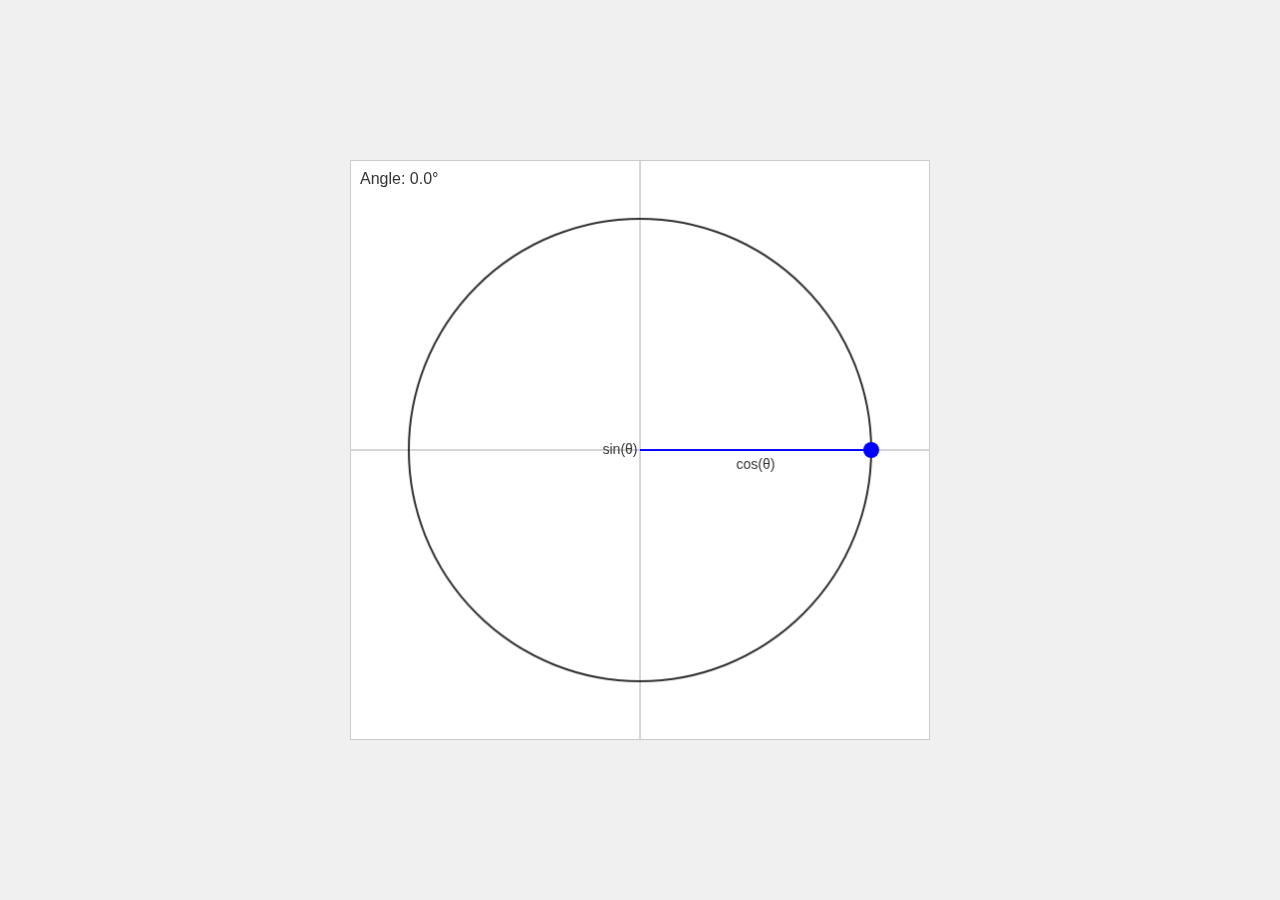
<file: templates/visualization_4eb81683-09e0-4345-a5f1-e7c8d9319be7.html>
<!DOCTYPE html>
<html>
<head>
    <title>Sine and Cosine on Unit Circle</title>
    <style>
        body {
            margin: 0;
            padding: 0;
            overflow: hidden; /* Prevent scrollbars if canvas overfills slightly */
            display: flex;
            justify-content: center;
            align-items: center;
            min-height: 100vh; /* Ensure body takes at least full viewport height initially */
            background-color: #f0f0f0;
        }
        .canvas-container {
            width: 100%;
            max-width: 600px; /* Example max width */
            position: relative; /* Needed for potential absolute positioning inside */
            box-sizing: border-box; /* Include padding/border in element's total width and height */
            padding: 10px; /* Add some padding around the canvas */
        }
        canvas {
            display: block;
            width: 100%; /* Make canvas fill its container width */
            height: auto; /* Maintain aspect ratio */
            max-width: 100%;
            background-color: #fff;
            border: 1px solid #ccc;
            box-sizing: border-box;
        }
        #angleDisplay {
            position: absolute;
            top: 20px; /* Adjust position as needed */
            left: 20px; /* Adjust position as needed */
            font-family: sans-serif;
            font-size: 1em;
            color: #333;
            z-index: 10; /* Ensure it's above the canvas */
        }
    </style>
</head>
<body>
    <div class="canvas-container">
        <div id="angleDisplay">Angle: 0°</div>
        <canvas id="interactiveCanvas"></canvas>
    </div>

    <script>
        const canvas = document.getElementById('interactiveCanvas');
        const ctx = canvas.getContext('2d');
        const angleDisplay = document.getElementById('angleDisplay');

        let centerX, centerY, radius;
        let angleRadians = 0; // Start at 0 radians (positive x-axis)
        let isDragging = false;
        const pointRadius = 8; // Radius of the draggable point

        // Function to resize the canvas based on its CSS size
        function resizeCanvas() {
            const container = canvas.parentElement;
            // Set canvas dimensions to match the container's client dimensions
            canvas.width = container.clientWidth - 20; // Account for container padding
            canvas.height = container.clientWidth - 20; // Make it square based on width

            // Recalculate drawing parameters
            centerX = canvas.width / 2;
            centerY = canvas.height / 2;
            radius = Math.min(centerX, centerY) * 0.8; // Use 80% of the smaller half-dimension
        }

        // Function to draw the visualization
        function draw() {
            if (!ctx) return;

            ctx.clearRect(0, 0, canvas.width, canvas.height);

            // Draw axes
            ctx.strokeStyle = '#aaa';
            ctx.lineWidth = 1;
            ctx.beginPath();
            ctx.moveTo(0, centerY);
            ctx.lineTo(canvas.width, centerY); // X-axis
            ctx.moveTo(centerX, 0);
            ctx.lineTo(centerX, canvas.height); // Y-axis
            ctx.stroke();

            // Draw unit circle
            ctx.strokeStyle = '#333';
            ctx.lineWidth = 2;
            ctx.beginPath();
            ctx.arc(centerX, centerY, radius, 0, Math.PI * 2);
            ctx.stroke();

            // Draw angle line from center to point on circle
            const pointX = centerX + radius * Math.cos(angleRadians);
            const pointY = centerY - radius * Math.sin(angleRadians); // Y-axis is inverted in canvas

            ctx.strokeStyle = '#f00';
            ctx.lineWidth = 2;
            ctx.beginPath();
            ctx.moveTo(centerX, centerY);
            ctx.lineTo(pointX, pointY);
            ctx.stroke();

            // Draw point on the circle
            ctx.fillStyle = '#00f';
            ctx.beginPath();
            ctx.arc(pointX, pointY, pointRadius, 0, Math.PI * 2);
            ctx.fill();

            // Draw sine (y-coordinate) line
            ctx.strokeStyle = '#0f0';
            ctx.lineWidth = 2;
            ctx.beginPath();
            ctx.moveTo(pointX, pointY);
            ctx.lineTo(pointX, centerY); // Vertical line to X-axis
            ctx.stroke();

            // Draw cosine (x-coordinate) line
            ctx.strokeStyle = '#00f';
            ctx.lineWidth = 2;
            ctx.beginPath();
            ctx.moveTo(pointX, pointY);
            ctx.lineTo(centerX, pointY); // Horizontal line to Y-axis
            ctx.stroke();

            // Add labels for sine and cosine
            ctx.fillStyle = '#333';
            ctx.font = '14px sans-serif';
            ctx.textAlign = 'center';
            ctx.textBaseline = 'middle';

            // Cosine label (near the x-axis projection)
            ctx.fillText('cos(θ)', (pointX + centerX) / 2, centerY + 15);

            // Sine label (near the y-axis projection)
            ctx.fillText('sin(θ)', centerX - 20, (pointY + centerY) / 2);


            // Update angle display
            const angleDegrees = (angleRadians * 180 / Math.PI).toFixed(1);
            angleDisplay.textContent = `Angle: ${angleDegrees}°`;

            // Call sendHeightToParent after drawing is complete
            sendHeightToParent();
        }

        // Setup function to resize and draw
        function setupCanvasAndDraw() {
            resizeCanvas();
            draw();
        }

        // Helper to get mouse position relative to the canvas
        function getMousePos(event) {
            const rect = canvas.getBoundingClientRect();
            return {
                x: event.clientX - rect.left,
                y: event.clientY - rect.top
            };
        }

        // Event listeners for dragging
        canvas.addEventListener('mousedown', (event) => {
            const mousePos = getMousePos(event);
            const pointX = centerX + radius * Math.cos(angleRadians);
            const pointY = centerY - radius * Math.sin(angleRadians);
            const dist = Math.sqrt((mousePos.x - pointX) ** 2 + (mousePos.y - pointY) ** 2);

            if (dist < pointRadius * 2) { // Check if click is near the point
                isDragging = true;
                canvas.style.cursor = 'grabbing';
            }
        });

        canvas.addEventListener('mousemove', (event) => {
            if (!isDragging) return;

            const mousePos = getMousePos(event);
            // Calculate angle based on mouse position relative to center
            const deltaX = mousePos.x - centerX;
            const deltaY = centerY - mousePos.y; // Remember canvas Y is inverted

            angleRadians = Math.atan2(deltaY, deltaX); // atan2 handles all quadrants

            // Ensure angle is positive (0 to 2*PI)
            if (angleRadians < 0) {
                angleRadians += 2 * Math.PI;
            }

            draw(); // Redraw with the new angle
        });

        canvas.addEventListener('mouseup', () => {
            isDragging = false;
            canvas.style.cursor = 'grab';
        });

        canvas.addEventListener('mouseleave', () => {
             isDragging = false;
             canvas.style.cursor = 'default';
        });

        // Initial cursor style
        canvas.style.cursor = 'grab';


        // Provided sendHeightToParent function
        function sendHeightToParent() {
            let pageHeight = 0;
            if (document.body) { pageHeight = Math.max(document.body.scrollHeight, document.body.offsetHeight); }
            if (document.documentElement) { pageHeight = Math.max(pageHeight, document.documentElement.scrollHeight, document.documentElement.offsetHeight, document.documentElement.clientHeight); }
            const finalHeight = pageHeight + 30; // Buffer
            if (window.parent && typeof window.parent.postMessage === 'function') { window.parent.postMessage({ type: 'resize-iframe', height: finalHeight }, '*'); }
        }

        // Event listeners for setup and resize
        window.addEventListener('load', () => {
            setupCanvasAndDraw();
            sendHeightToParent(); // Ensure height is sent after initial draw
        });

        window.addEventListener('resize', () => {
            setupCanvasAndDraw(); // This calls draw, which calls sendHeightToParent
        });

        // Initial setup call in case load event is missed or for immediate execution
        // setupCanvasAndDraw(); // Removed this to rely solely on load event as per typical practice. Load event will call it.

    </script>
</body>
</html>
</file>
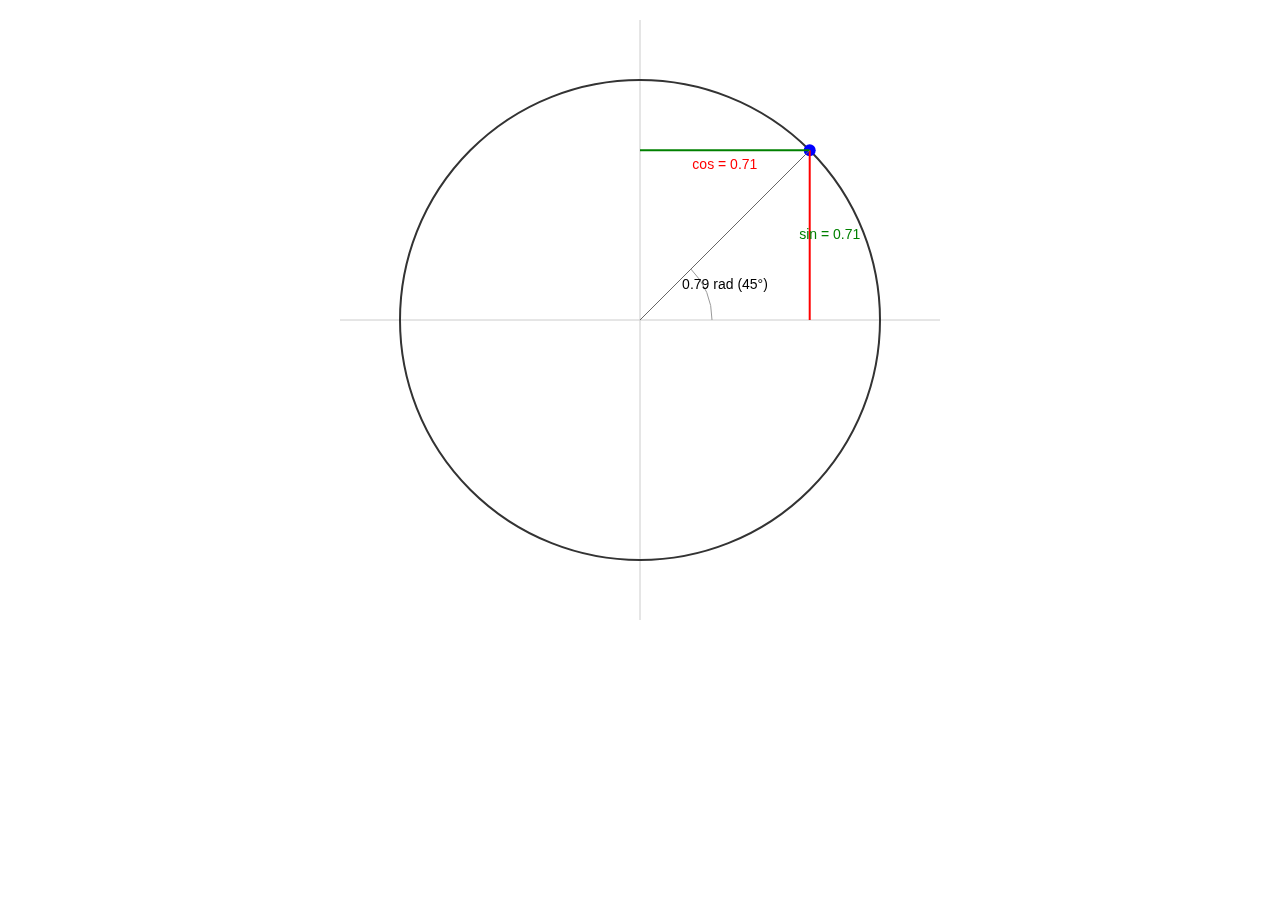
<file: templates/visualization_511a8574-d1e6-4dbd-888d-fad5fd6b70d1.html>
<!DOCTYPE html>
<html>
<head>
    <meta charset="UTF-8">
    <meta name="viewport" content="width=device-width, initial-scale=1.0">
    <title>Sine and Cosine on Unit Circle</title>
    <style>
        body {
            margin: 0;
            padding: 0;
            overflow-x: hidden; /* Prevent horizontal scroll */
            display: flex;
            justify-content: center; /* Center content horizontally */
            align-items: flex-start; /* Align content to the top */
            min-height: 100vh; /* Ensure body takes at least full viewport height */
        }
        .canvas-container {
            width: 100%; /* Allow container to take full width up to max-width */
            max-width: 600px; /* Set a maximum width for the visualization */
            margin: 20px auto; /* Center the container and add vertical margin */
            position: relative; /* Needed for potential absolute positioning inside */
            /* Optional: Add padding if needed, but keep it minimal */
            /* padding: 10px; */
            box-sizing: border-box; /* Include padding in width */
        }
        canvas {
            display: block; /* Remove extra space below canvas */
            width: 100%; /* Canvas display width matches container width */
            height: auto; /* Height will be set by JS to maintain aspect ratio */
            max-width: 100%; /* Ensure canvas doesn't exceed container */
            /* border: 1px solid #ccc; Optional border for visualization */
        }
    </style>
</head>
<body>

    <div class="canvas-container">
        <canvas id="interactiveCanvas"></canvas>
    </div>

    <script>
        // Global variables for canvas, context, angle, dragging state
        let canvas, ctx;
        let angle = Math.PI / 4; // Start at 45 degrees (PI/4 radians)
        let isDragging = false;
        let centerX, centerY, radius;

        // Function to calculate responsive parameters and draw
        function drawUnitCircle() {
            // Set canvas dimensions to match display width and maintain square aspect ratio
            canvas.width = canvas.offsetWidth;
            canvas.height = canvas.offsetWidth; // Make it square based on width

            // Check if context is available
            if (!ctx) {
                 console.error("Canvas context not available.");
                 return;
            }

            // Calculate responsive parameters
            const size = Math.min(canvas.width, canvas.height); // Should be the same now
            centerX = canvas.width / 2;
            centerY = canvas.height / 2;
            radius = size * 0.4; // Radius is 40% of the dimension

            // Clear canvas
            ctx.clearRect(0, 0, canvas.width, canvas.height);

            // Translate context so (0,0) is the center
            ctx.save();
            ctx.translate(centerX, centerY);
            ctx.scale(1, -1); // Flip y-axis so positive is up

            // Draw axes
            ctx.strokeStyle = '#ccc';
            ctx.lineWidth = 1;
            ctx.beginPath();
            ctx.moveTo(-centerX, 0); // Extend axes to canvas edges
            ctx.lineTo(centerX, 0);
            ctx.moveTo(0, -centerY);
            ctx.lineTo(0, centerY);
            ctx.stroke();

            // Draw unit circle
            ctx.strokeStyle = '#333';
            ctx.lineWidth = 2;
            ctx.beginPath();
            ctx.arc(0, 0, radius, 0, Math.PI * 2);
            ctx.stroke();

            // Draw point on circle
            const pointX = radius * Math.cos(angle);
            const pointY = radius * Math.sin(angle);

            ctx.fillStyle = 'blue';
            ctx.beginPath();
            ctx.arc(pointX, pointY, 6, 0, Math.PI * 2); // Slightly larger point
            ctx.fill();

            // Draw cosine line (x-coordinate)
            ctx.strokeStyle = 'red';
            ctx.lineWidth = 2;
            ctx.beginPath();
            ctx.moveTo(pointX, 0);
            ctx.lineTo(pointX, pointY);
            ctx.stroke();

            // Draw sine line (y-coordinate)
            ctx.strokeStyle = 'green';
            ctx.lineWidth = 2;
            ctx.beginPath();
            ctx.moveTo(0, pointY);
            ctx.lineTo(pointX, pointY);
            ctx.stroke();

            // Draw radius line
            ctx.strokeStyle = '#666';
            ctx.lineWidth = 1;
            ctx.beginPath();
            ctx.moveTo(0, 0);
            ctx.lineTo(pointX, pointY);
            ctx.stroke();

            // Draw angle arc (from positive x-axis to radius)
            ctx.strokeStyle = '#999';
            ctx.lineWidth = 1;
            ctx.beginPath();
            // Adjust start and end angles for arc based on quadrant
            let startAngle = 0;
            let endAngle = angle;
            if (angle < 0) { // Handle negative angles from atan2
                 startAngle = angle;
                 endAngle = 0;
            }
            ctx.arc(0, 0, radius * 0.3, startAngle, endAngle, angle < 0); // Draw arc with smaller radius
            ctx.stroke();


            // Restore context translation and scale for text
            ctx.restore(); // Restore to original (0,0) at top-left

            // Draw labels
            ctx.fillStyle = '#000';
            ctx.font = '14px Arial';
            ctx.textAlign = 'center';
            ctx.textBaseline = 'middle';

            // Cosine label
            ctx.fillStyle = 'red';
            // Position text relative to canvas center, adjusting for flipped Y
            ctx.fillText(`cos = ${Math.cos(angle).toFixed(2)}`, centerX + pointX / 2, centerY - pointY + (pointY > 0 ? 15 : -15));

            // Sine label
            ctx.fillStyle = 'green';
             // Position text relative to canvas center, adjusting for flipped Y
            ctx.fillText(`sin = ${Math.sin(angle).toFixed(2)}`, centerX + pointX + (pointX > 0 ? 20 : -20), centerY - pointY / 2);

            // Angle label (near the arc)
            ctx.fillStyle = '#000';
            // Position text near the arc, considering the angle
            const angleLabelRadius = radius * 0.3 + 20; // Position outside the arc
            const angleLabelX = centerX + angleLabelRadius * Math.cos(angle / 2); // Position roughly in the middle of the angle
            const angleLabelY = centerY - angleLabelRadius * Math.sin(angle / 2); // Adjust for flipped Y

            // Handle angle wrapping for display (0 to 2PI)
            let displayAngle = angle;
            while (displayAngle < 0) displayAngle += 2 * Math.PI;
            while (displayAngle >= 2 * Math.PI) displayAngle -= 2 * Math.PI;


            ctx.fillText(`${displayAngle.toFixed(2)} rad (${(displayAngle * 180 / Math.PI).toFixed(0)}°)`, angleLabelX, angleLabelY);

            // Call sendHeightToParent after drawing is complete
            sendHeightToParent();
        }

        // Mouse event handlers
        function handleMouseDown(e) {
            const rect = canvas.getBoundingClientRect();
            const mouseX = e.clientX - rect.left;
            const mouseY = e.clientY - rect.top;

            // Check if mouse is near the point on the circle
            // Calculate point coordinates relative to canvas top-left (not translated center)
            const pointX = centerX + radius * Math.cos(angle);
            const pointY = centerY - radius * Math.sin(angle); // Remember canvas Y is down

            const distance = Math.sqrt(Math.pow(mouseX - pointX, 2) + Math.pow(mouseY - pointY, 2));

            if (distance < 15) { // Tolerance of 15 pixels
                isDragging = true;
                canvas.style.cursor = 'grabbing';
                e.preventDefault(); // Prevent default drag behavior
            }
        }

        function handleMouseMove(e) {
            if (!isDragging) return;

            const rect = canvas.getBoundingClientRect();
            const mouseX = e.clientX - rect.left;
            const mouseY = e.clientY - rect.top;

            // Calculate angle from mouse position relative to center (in canvas coordinates)
            const deltaX = mouseX - centerX;
            const deltaY = centerY - mouseY; // Remember canvas Y is down, so deltaY is inverted relative to math Y

            // Use atan2 to get angle in radians. atan2(y, x)
            angle = Math.atan2(-deltaY, deltaX); // Use -deltaY because canvas Y is inverted

            drawUnitCircle(); // Redraw with new angle
            e.preventDefault(); // Prevent default drag behavior
        }

        function handleMouseUp() {
            if (isDragging) {
                isDragging = false;
                canvas.style.cursor = 'grab';
                 // No need to redraw here unless something changes on mouse up
            }
        }

         function handleMouseOut(e) {
             // If dragging and mouse leaves the canvas, stop dragging
             if (isDragging) {
                 handleMouseUp();
             }
         }


        // Setup function
        function setupCanvasAndDraw() {
            canvas = document.getElementById('interactiveCanvas');
            if (!canvas) {
                console.error("Canvas element not found!");
                return;
            }
            ctx = canvas.getContext('2d');

            // Remove previous listeners to prevent duplicates on resize
            canvas.removeEventListener('mousedown', handleMouseDown);
            canvas.removeEventListener('mousemove', handleMouseMove);
            canvas.removeEventListener('mouseup', handleMouseUp);
            canvas.removeEventListener('mouseout', handleMouseOut);

            // Add event listeners
            canvas.addEventListener('mousedown', handleMouseDown);
            canvas.addEventListener('mousemove', handleMouseMove);
            canvas.addEventListener('mouseup', handleMouseUp);
            canvas.addEventListener('mouseout', handleMouseOut); // Stop dragging if mouse leaves canvas

            // Initial draw
            drawUnitCircle();
        }

        // sendHeightToParent function (verbatim)
        function sendHeightToParent() {
            let pageHeight = 0;
            if (document.body) { pageHeight = Math.max(document.body.scrollHeight, document.body.offsetHeight); }
            if (document.documentElement) { pageHeight = Math.max(pageHeight, document.documentElement.scrollHeight, document.documentElement.offsetHeight, document.documentElement.clientHeight); }
            const finalHeight = pageHeight; // Use measured content height
            if (window.parent && typeof window.parent.postMessage === 'function') { window.parent.postMessage({ type: 'resize-iframe', height: finalHeight }, '*'); }
        }

        // Event listeners for setup and resize
        window.addEventListener('load', () => {
            setupCanvasAndDraw();
            // sendHeightToParent is called at the end of drawUnitCircle
        });
        window.addEventListener('resize', () => {
            setupCanvasAndDraw(); // This will redraw and call sendHeightToParent internally
        });

        // Set initial cursor style when DOM is ready
        window.addEventListener('DOMContentLoaded', () => {
            const canvasElement = document.getElementById('interactiveCanvas');
            if (canvasElement) {
                canvasElement.style.cursor = 'grab';
            }
        });

    </script>

</body>
</html>
</file>
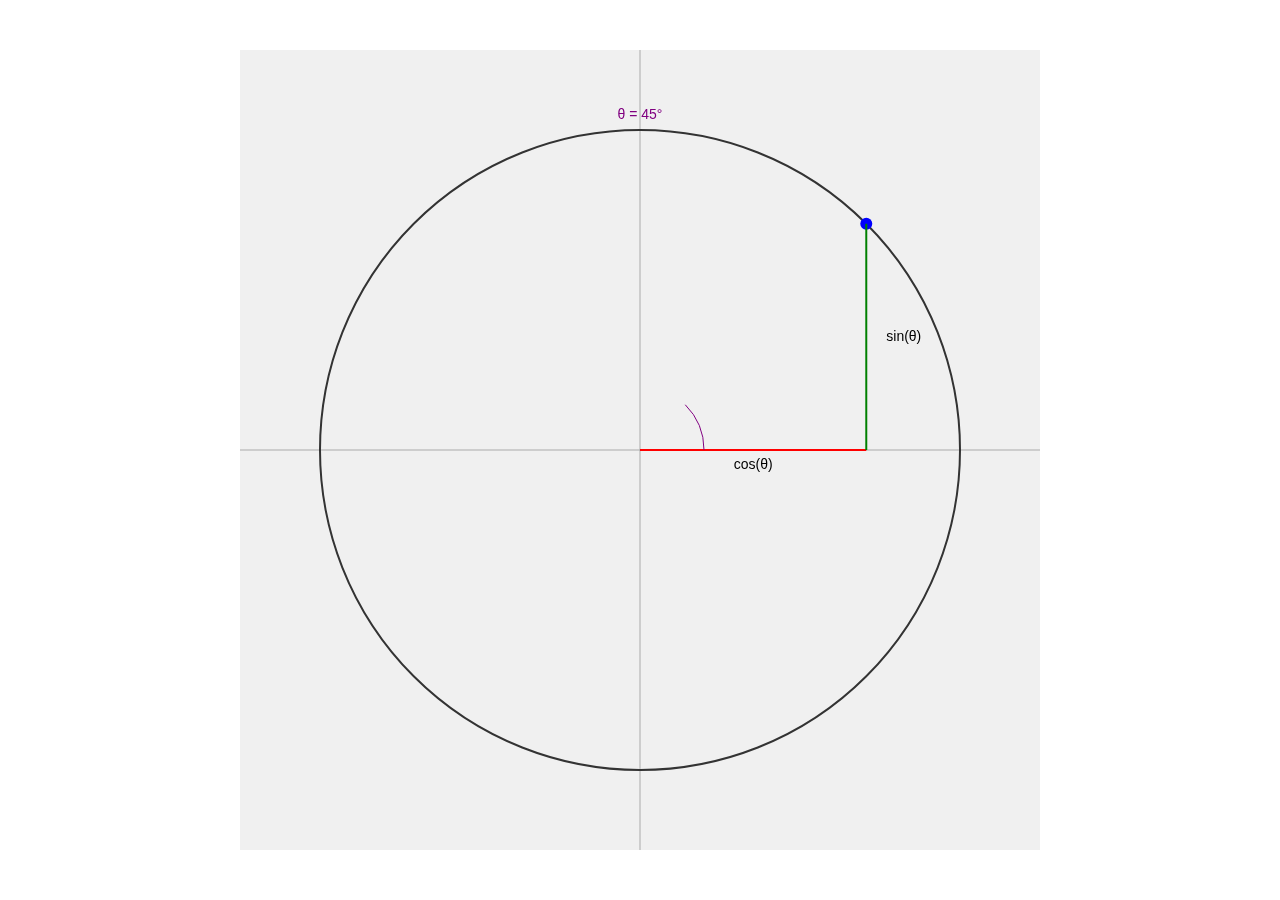
<file: templates/visualization_a1600458-4afd-410d-bc52-c1c7d0cb9500.html>
<!DOCTYPE html>
<html>
<head>
    <title>Sine and Cosine on Unit Circle</title>
    <style>
        body {
            margin: 0;
            padding: 0;
            overflow: hidden; /* Prevent scrollbars due to potential canvas size issues before resize */
            display: flex;
            justify-content: center;
            align-items: center;
            min-height: 100vh; /* Ensure body takes at least viewport height */
        }
        .canvas-container {
            width: 100%; /* Container takes full width */
            max-width: 800px; /* Optional: Limit max width */
            position: relative; /* Needed if adding absolute positioned elements later */
            box-sizing: border-box; /* Include padding/border in element's total width and height */
            /* Add aspect ratio padding if needed, but auto height on canvas is simpler */
        }
        canvas {
            display: block; /* Remove extra space below canvas */
            width: 100%; /* Canvas element takes full width of container */
            height: auto; /* Height scales proportionally */
            max-width: 100%; /* Ensure it doesn't exceed container */
            background-color: #f0f0f0; /* Light background for visibility */
        }
    </style>
</head>
<body>

    <div class="canvas-container">
        <canvas id="interactiveCanvas"></canvas>
    </div>

    <script>
        const canvas = document.getElementById('interactiveCanvas');
        const ctx = canvas.getContext('2d');

        let angle = Math.PI / 4; // Start at 45 degrees
        let isDragging = false;

        // Function to send height to parent iframe
        function sendHeightToParent() {
            let pageHeight = 0;
            if (document.body) { pageHeight = Math.max(document.body.scrollHeight, document.body.offsetHeight); }
            if (document.documentElement) { pageHeight = Math.max(pageHeight, document.documentElement.scrollHeight, document.documentElement.offsetHeight, document.documentElement.clientHeight); }
            const finalHeight = pageHeight; // Use measured content height
            if (window.parent && typeof window.parent.postMessage === 'function') { window.parent.postMessage({ type: 'resize-iframe', height: finalHeight }, '*'); }
        }

        function setupCanvasAndDraw() {
            // Set canvas drawing surface size based on its display size
            const rect = canvas.getBoundingClientRect();
            canvas.width = rect.width;
            canvas.height = rect.width; // Make it square based on width for unit circle

            const width = canvas.width;
            const height = canvas.height;
            const centerX = width / 2;
            const centerY = height / 2;
            const radius = Math.min(width, height) * 0.4; // Radius is 40% of the smaller dimension

            ctx.clearRect(0, 0, width, height);

            // Draw Axes
            ctx.strokeStyle = '#aaa';
            ctx.lineWidth = 1;
            ctx.beginPath();
            ctx.moveTo(0, centerY);
            ctx.lineTo(width, centerY);
            ctx.moveTo(centerX, 0);
            ctx.lineTo(centerX, height);
            ctx.stroke();

            // Draw Unit Circle
            ctx.strokeStyle = '#333';
            ctx.lineWidth = 2;
            ctx.beginPath();
            ctx.arc(centerX, centerY, radius, 0, Math.PI * 2);
            ctx.stroke();

            // Draw point on circle
            const pointX = centerX + radius * Math.cos(angle);
            const pointY = centerY - radius * Math.sin(angle); // Y is inverted in canvas

            ctx.fillStyle = 'blue';
            ctx.beginPath();
            ctx.arc(pointX, pointY, 6, 0, Math.PI * 2);
            ctx.fill();

            // Draw Cosine line (horizontal)
            ctx.strokeStyle = 'red';
            ctx.lineWidth = 2;
            ctx.beginPath();
            ctx.moveTo(centerX, centerY);
            ctx.lineTo(pointX, centerY);
            ctx.stroke();

            // Draw Sine line (vertical)
            ctx.strokeStyle = 'green';
            ctx.lineWidth = 2;
            ctx.beginPath();
            ctx.moveTo(pointX, centerY);
            ctx.lineTo(pointX, pointY);
            ctx.stroke();

            // Add labels
            ctx.font = '14px Arial';
            ctx.fillStyle = '#000';
            ctx.textAlign = 'center';
            ctx.textBaseline = 'middle';

            // Cosine label
            const cosLabelX = centerX + (pointX - centerX) / 2;
            const cosLabelY = centerY + 15;
            ctx.fillText('cos(θ)', cosLabelX, cosLabelY);

            // Sine label
            const sinLabelX = pointX + (pointX > centerX ? 20 : -20);
            const sinLabelY = centerY + (pointY - centerY) / 2;
             ctx.textAlign = pointX > centerX ? 'left' : 'right';
             ctx.fillText('sin(θ)', sinLabelX, sinLabelY);
             ctx.textAlign = 'center'; // Reset

            // Angle label (optional, could show value)
            const angleDegrees = (angle * 180 / Math.PI).toFixed(0);
             ctx.fillStyle = 'purple';
             ctx.fillText(`θ = ${angleDegrees}°`, centerX, centerY - radius - 15);


            // Draw angle arc
            ctx.strokeStyle = 'purple';
            ctx.lineWidth = 1;
            ctx.beginPath();
            ctx.arc(centerX, centerY, radius * 0.2, 0, -angle, true); // Draw arc from 0 to -angle (clockwise)
            ctx.stroke();

            // Call sendHeightToParent after drawing is complete
            sendHeightToParent();
        }

        // Interactivity
        canvas.addEventListener('mousedown', (e) => {
            const rect = canvas.getBoundingClientRect();
            const mouseX = e.clientX - rect.left;
            const mouseY = e.clientY - rect.top;

            const width = canvas.width;
            const height = canvas.height;
            const centerX = width / 2;
            const centerY = height / 2;
            const radius = Math.min(width, height) * 0.4;

            const pointX = centerX + radius * Math.cos(angle);
            const pointY = centerY - radius * Math.sin(angle);

            const dist = Math.sqrt((mouseX - pointX) ** 2 + (mouseY - pointY) ** 2);

            if (dist < 15) { // Check if click is near the point
                isDragging = true;
            }
        });

        canvas.addEventListener('mousemove', (e) => {
            if (!isDragging) return;

            const rect = canvas.getBoundingClientRect();
            const mouseX = e.clientX - rect.left;
            const mouseY = e.clientY - rect.top;

            const width = canvas.width;
            const height = canvas.height;
            const centerX = width / 2;
            const centerY = height / 2;

            // Calculate angle from mouse position relative to center
            // atan2(y, x) gives angle in radians from positive x-axis
            // Canvas Y is inverted, so use (centerY - mouseY)
            angle = Math.atan2(centerY - mouseY, mouseX - centerX);

            setupCanvasAndDraw(); // Redraw with new angle
        });

        canvas.addEventListener('mouseup', () => {
            isDragging = false;
        });

        canvas.addEventListener('mouseout', () => {
             isDragging = false; // Stop dragging if mouse leaves canvas
        });


        // Initial setup and draw
        window.addEventListener('load', () => {
            setupCanvasAndDraw();
            sendHeightToParent(); // Ensure height is sent after initial load and draw
        });

        // Responsive redraw on resize
        window.addEventListener('resize', () => {
            setupCanvasAndDraw(); // setupCanvasAndDraw calls sendHeightToParent internally
        });

        // Also call sendHeightToParent after any potential dynamic content changes,
        // which in this case is handled by calling it at the end of setupCanvasAndDraw.

    </script>

</body>
</html>
</file>
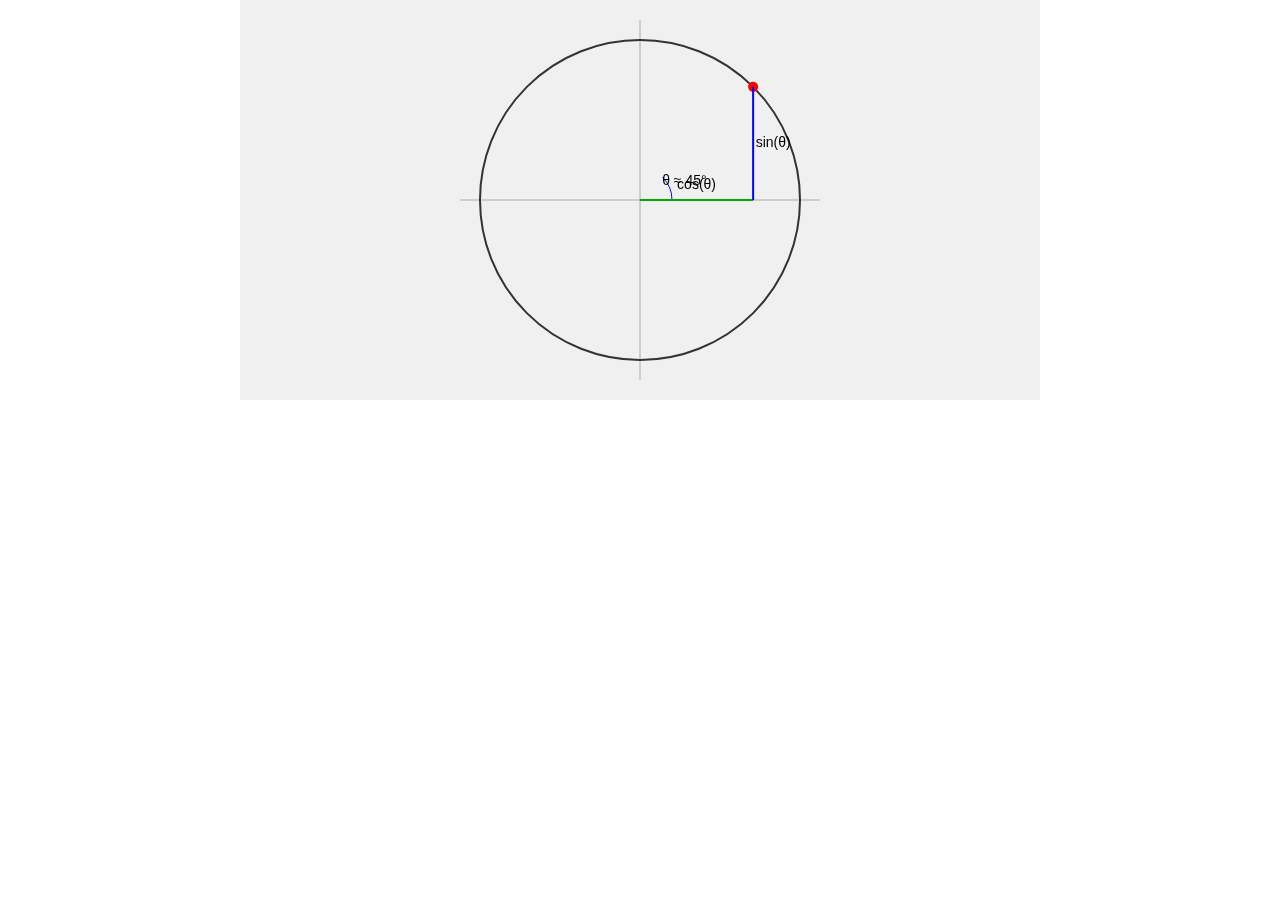
<file: templates/visualization_bac1fdf8-0aa4-4d14-9afa-90cd232b2cc5.html>
<!DOCTYPE html>
<html>
<head>
    <title>Sine and Cosine on Unit Circle</title>
    <style>
        body {
            margin: 0;
            padding: 0;
            overflow: hidden; /* Prevent scrollbars caused by potential canvas sizing issues before sendHeightToParent */
            display: flex;
            justify-content: center;
            align-items: flex-start; /* Align items to the top */
            min-height: 100vh; /* Ensure body takes at least viewport height initially */
        }
        .canvas-container {
            width: 100%;
            max-width: 800px; /* Optional: Limit max width for very large screens */
            margin: 0 auto; /* Center the container */
            position: relative; /* Needed for potential absolute positioning inside */
            box-sizing: border-box; /* Include padding/border in element's total width/height */
        }
        #interactiveCanvas {
            display: block;
            width: 100%; /* Canvas takes full width of container */
            height: auto; /* Height scales proportionally */
            max-width: 100%; /* Ensure it doesn't exceed container width */
            background-color: #f0f0f0; /* Light background for visibility */
        }
    </style>
</head>
<body>

    <div class="canvas-container">
        <canvas id="interactiveCanvas"></canvas>
    </div>

    <script>
        const canvas = document.getElementById('interactiveCanvas');
        const ctx = canvas.getContext('2d');

        let angle = Math.PI / 4; // Start at 45 degrees (PI/4 radians)
        let isDragging = false;

        let centerX, centerY, radius;
        let canvasWidth, canvasHeight;

        function setupCanvasAndDraw() {
            // Get the actual rendered size of the canvas element
            canvasWidth = canvas.clientWidth;
            canvasHeight = canvas.clientHeight;

            // Set the internal drawing buffer size
            canvas.width = canvasWidth;
            canvas.height = canvasHeight;

            // Calculate responsive drawing parameters
            centerX = canvasWidth / 2;
            centerY = canvasHeight / 2;
            // Radius should be smaller than half the smallest dimension to fit axes and labels
            radius = Math.min(canvasWidth, canvasHeight) * 0.4;

            drawUnitCircle();

            // Call sendHeightToParent after drawing is complete
            sendHeightToParent();
        }

        function drawUnitCircle() {
            ctx.clearRect(0, 0, canvasWidth, canvasHeight);

            ctx.save(); // Save default state
            ctx.translate(centerX, centerY); // Move origin to center

            // Draw Axes
            ctx.strokeStyle = '#aaa';
            ctx.lineWidth = 1;
            ctx.beginPath();
            ctx.moveTo(-radius - 20, 0);
            ctx.lineTo(radius + 20, 0);
            ctx.moveTo(0, -radius - 20);
            ctx.lineTo(0, radius + 20);
            ctx.stroke();

            // Draw Unit Circle
            ctx.strokeStyle = '#333';
            ctx.lineWidth = 2;
            ctx.beginPath();
            ctx.arc(0, 0, radius, 0, Math.PI * 2);
            ctx.stroke();

            // Draw Angle Arc
            ctx.strokeStyle = '#00f';
            ctx.lineWidth = 1;
            ctx.beginPath();
            ctx.arc(0, 0, radius * 0.2, 0, -angle, angle > 0); // Draw arc from 0 to -angle (clockwise from positive x-axis)
            ctx.stroke();

            // Draw Point on Circle
            const pointX = radius * Math.cos(angle);
            const pointY = -radius * Math.sin(angle); // Y is inverted in canvas

            ctx.fillStyle = '#f00';
            ctx.beginPath();
            ctx.arc(pointX, pointY, 5, 0, Math.PI * 2);
            ctx.fill();

            // Draw Cosine Line (adjacent)
            ctx.strokeStyle = '#0a0'; // Green
            ctx.lineWidth = 2;
            ctx.beginPath();
            ctx.moveTo(0, 0);
            ctx.lineTo(pointX, 0);
            ctx.stroke();

            // Draw Sine Line (opposite)
            ctx.strokeStyle = '#00f'; // Blue
            ctx.lineWidth = 2;
            ctx.beginPath();
            ctx.moveTo(pointX, 0);
            ctx.lineTo(pointX, pointY);
            ctx.stroke();

            // Add Labels
            ctx.fillStyle = '#000';
            ctx.font = '14px Arial';
            ctx.textAlign = 'center';
            ctx.textBaseline = 'middle';

            // Cosine label
            const cosLabelX = pointX / 2;
            const cosLabelY = pointY > 0 ? 15 : -15; // Position above or below based on pointY
            ctx.fillText('cos(θ)', cosLabelX, cosLabelY);

            // Sine label
            const sinLabelX = pointX > 0 ? pointX + 20 : pointX - 20; // Position left or right
            const sinLabelY = pointY / 2;
             ctx.fillText('sin(θ)', sinLabelX, sinLabelY);

            // Angle label (in degrees)
            let angleDegrees = (angle * 180 / Math.PI) % 360;
            if (angleDegrees < 0) angleDegrees += 360;
            ctx.fillText(`θ ≈ ${angleDegrees.toFixed(0)}°`, radius * 0.3 * Math.cos(-angle/2), radius * 0.3 * Math.sin(-angle/2));


            ctx.restore(); // Restore default state
        }

        // Interactivity
        canvas.addEventListener('mousedown', (e) => {
            const rect = canvas.getBoundingClientRect();
            const mouseX = e.clientX - rect.left - centerX; // Mouse X relative to center
            const mouseY = e.clientY - rect.top - centerY;   // Mouse Y relative to center

            const dist = Math.sqrt(mouseX * mouseX + mouseY * mouseY);

            // Check if click is near the circle or the current point
            if (Math.abs(dist - radius) < 15 || dist < 10) { // Tolerance for clicking near circle or center point
                 isDragging = true;
                 // Calculate initial angle based on mouse position
                 angle = Math.atan2(-mouseY, mouseX); // Note: mouseY is inverted
                 drawUnitCircle();
            }
        });

        canvas.addEventListener('mousemove', (e) => {
            if (!isDragging) return;

            const rect = canvas.getBoundingClientRect();
            const mouseX = e.clientX - rect.left - centerX;
            const mouseY = e.clientY - rect.top - centerY;

            // Calculate new angle based on mouse position
            angle = Math.atan2(-mouseY, mouseX); // Note: mouseY is inverted

            drawUnitCircle();
        });

        canvas.addEventListener('mouseup', () => {
            isDragging = false;
        });

         canvas.addEventListener('mouseout', () => {
            isDragging = false; // Stop dragging if mouse leaves canvas
        });


        // VERBATIM sendHeightToParent() script
        function sendHeightToParent() {
            let pageHeight = 0;
            if (document.body) { pageHeight = Math.max(document.body.scrollHeight, document.body.offsetHeight); }
            if (document.documentElement) { pageHeight = Math.max(pageHeight, document.documentElement.scrollHeight, document.documentElement.offsetHeight, document.documentElement.clientHeight); }
            const finalHeight = pageHeight; // Use measured content height
            if (window.parent && typeof window.parent.postMessage === 'function') { window.parent.postMessage({ type: 'resize-iframe', height: finalHeight }, '*'); }
        }
        // END VERBATIM

        // Initial setup and draw
        window.addEventListener('load', () => {
            setupCanvasAndDraw();
        });

        // Responsive setup and draw on resize
        window.addEventListener('resize', () => {
            setupCanvasAndDraw(); // This calls drawUnitCircle which calls sendHeightToParent
        });

        // Ensure initial draw happens even if load event is missed or delayed in some environments
        // A small timeout can help ensure canvas dimensions are calculated correctly after DOM render
        setTimeout(setupCanvasAndDraw, 0);


    </script>

</body>
</html>
</file>
